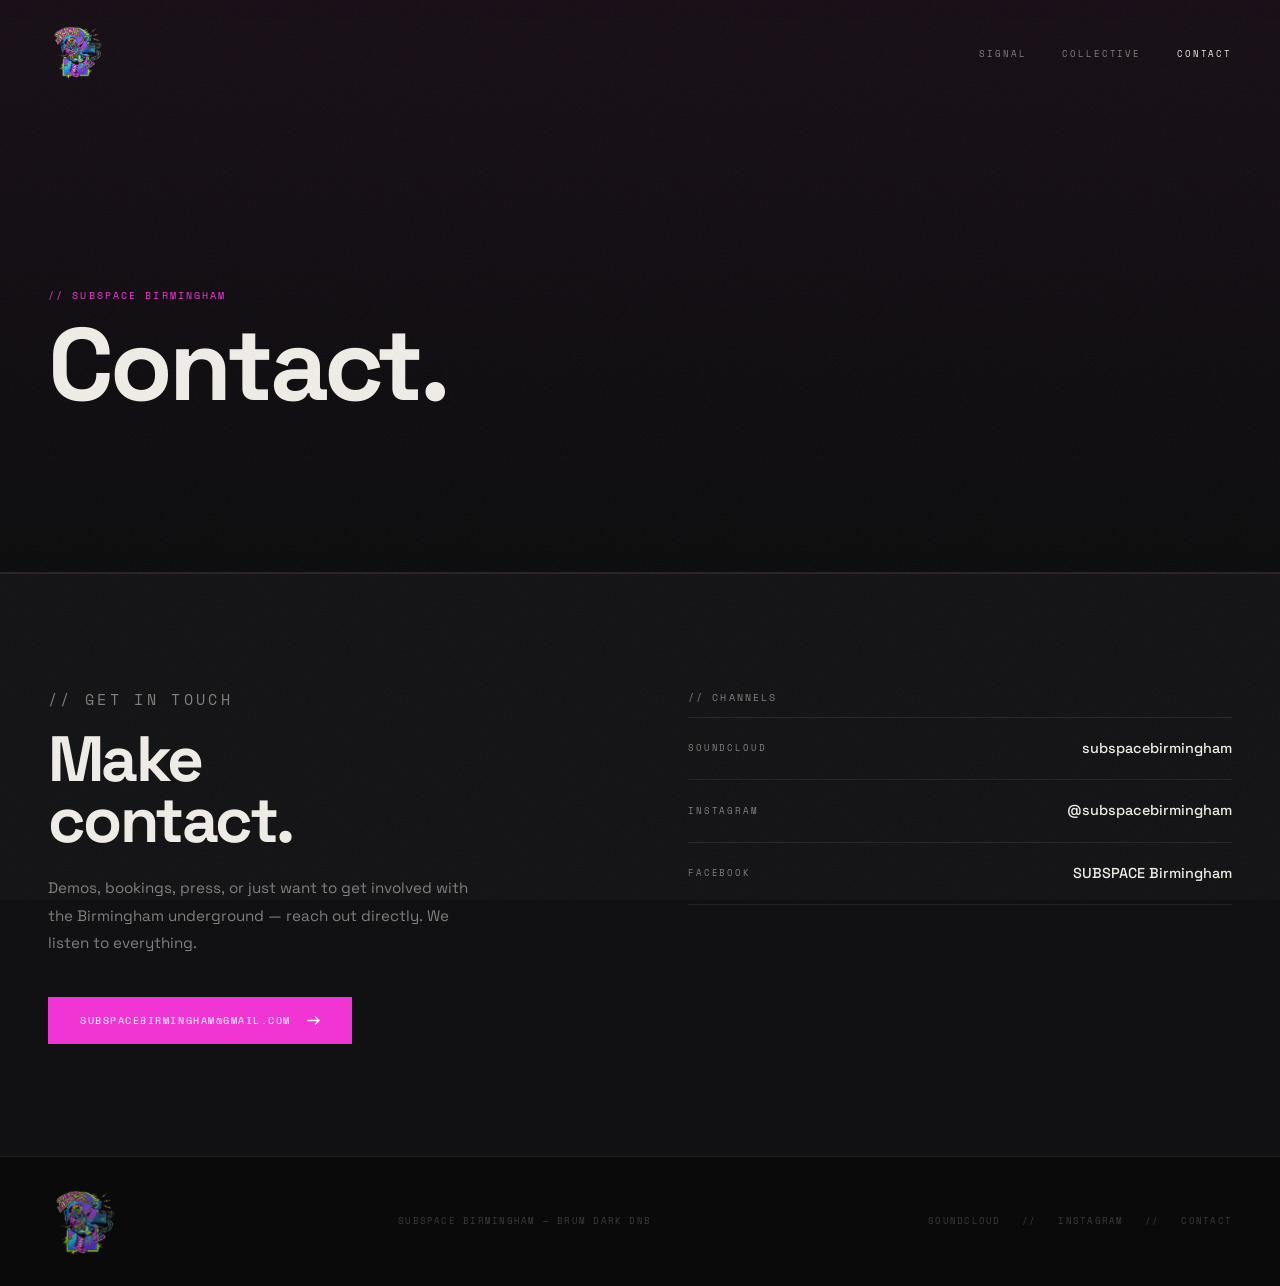
<file: contact.html>
<!DOCTYPE html>
<html lang="en">
<head>
  <meta charset="UTF-8">
  <meta name="viewport" content="width=device-width, initial-scale=1.0">
  <title>Contact — SUBSPACE Birmingham</title>
  <meta name="description" content="Get in touch with Subspace Birmingham — demos, bookings, press, or just want to get involved with the Birmingham underground.">
  <link rel="preconnect" href="https://fonts.googleapis.com">
  <link rel="preconnect" href="https://fonts.gstatic.com" crossorigin>
  <link href="https://fonts.googleapis.com/css2?family=Space+Grotesk:wght@300;400;500;600;700&family=Space+Mono:ital,wght@0,400;0,700;1,400&display=swap" rel="stylesheet">
  <link rel="stylesheet" href="assets/style.css">
</head>
<body>

  <!-- ─── Splash ────────────────────────────────────────────── -->
  <div id="splash" aria-hidden="true">
    <div class="splash-inner">
      <img src="assets/sbnewlogo.png" alt="Subspace Birmingham" class="splash-logo">
      <span class="splash-label">Birmingham</span>
      <div class="splash-pulse"></div>
    </div>
  </div>

  <!-- ─── Navigation ─────────────────────────────────────────── -->
  <nav class="nav" id="nav">
    <a href="index.html">
      <img src="assets/sbnewlogo.png" alt="Subspace Birmingham" class="nav-logo-img">
    </a>
    <ul class="nav-links">
      <li><a href="signal.html">Signal</a></li>
      <li><a href="collective.html">Collective</a></li>
      <li><a href="contact.html" aria-current="page">Contact</a></li>
    </ul>
  </nav>
  <button class="nav-burger" id="navBurger" aria-label="Open menu" aria-expanded="false">
    <span></span><span></span><span></span>
  </button>

  <div class="mobile-menu" id="mobileMenu">
    <span class="mobile-menu-label">// Subspace Birmingham</span>
    <nav class="mobile-menu-links">
      <a href="signal.html">Signal</a>
      <a href="collective.html">Collective</a>
      <a href="contact.html" aria-current="page">Contact</a>
    </nav>
  </div>

  <!-- ─── Page Header ───────────────────────────────────────── -->
  <header class="page-header" style="padding-top:18rem; padding-bottom:10rem;">
    <div class="page-max">
      <p class="mono-label-accent">// Subspace Birmingham</p>
      <h1 class="page-header-title">Contact.</h1>
    </div>
  </header>

  <!-- ─── Contact ──────────────────────────────────────────────── -->
  <div class="contact-bg" id="contact">
    <div class="section page-max">
      <div class="contact-grid">
        <div class="contact-left reveal">
          <p class="mono-label-accent">// Get In Touch</p>
          <h2>Make<br>contact.</h2>
          <p>Demos, bookings, press, or just want to get involved with the Birmingham underground — reach out directly. We listen to everything.</p>
          <a href="mailto:subspacebirmingham@gmail.com" class="contact-email-link">
            subspacebirmingham@gmail.com
            <svg width="13" height="9" viewBox="0 0 13 9" fill="none" aria-hidden="true">
              <path d="M8.5 1l3.5 3.5L8.5 8M1 4.5h11" stroke="currentColor" stroke-width="1.4" stroke-linecap="square"/>
            </svg>
          </a>
        </div>

        <div class="socials reveal delay-1">
          <p class="mono-label socials-heading">// Channels</p>
          <a href="https://soundcloud.com/subspacebirmingham" target="_blank" rel="noopener noreferrer" class="social-row">
            <span class="social-platform">SoundCloud</span>
            <span class="social-handle">subspacebirmingham</span>
          </a>
          <a href="https://www.instagram.com/subspacebirmingham/" target="_blank" rel="noopener noreferrer" class="social-row">
            <span class="social-platform">Instagram</span>
            <span class="social-handle">@subspacebirmingham</span>
          </a>
          <a href="https://www.facebook.com/SUBSPACEBIRMINGHAM/" target="_blank" rel="noopener noreferrer" class="social-row">
            <span class="social-platform">Facebook</span>
            <span class="social-handle">SUBSPACE Birmingham</span>
          </a>
        </div>
      </div>
    </div>
  </div>

  <!-- ─── Footer ───────────────────────────────────────────────── -->
  <footer class="site-footer">
    <div class="footer-row">
      <img src="assets/sbnewlogo.png" alt="Subspace Birmingham" class="footer-logo-img">
      <p>SUBSPACE Birmingham — Brum Dark DNB</p>
      <p>
        <a href="https://soundcloud.com/subspacebirmingham" target="_blank" rel="noopener noreferrer">SoundCloud</a>
        &nbsp;&nbsp;//&nbsp;&nbsp;
        <a href="https://www.instagram.com/subspacebirmingham/" target="_blank" rel="noopener noreferrer">Instagram</a>
        &nbsp;&nbsp;//&nbsp;&nbsp;
        <a href="contact.html" aria-current="page">Contact</a>
      </p>
    </div>
  </footer>

  <!-- ─── Scripts ──────────────────────────────────────────────── -->
  <script>
    const nav = document.getElementById('nav');
    window.addEventListener('scroll', () => {
      nav.classList.toggle('scrolled', window.scrollY > 60);
    }, { passive: true });

    // ─── Hamburger menu ──────────────────────────────────────────
    (function() {
      const burger = document.getElementById('navBurger');
      const menu   = document.getElementById('mobileMenu');
      burger.addEventListener('click', function() {
        const open = menu.classList.toggle('open');
        burger.classList.toggle('active', open);
        burger.setAttribute('aria-expanded', open);
        document.body.style.overflow = open ? 'hidden' : '';
      });
      menu.querySelectorAll('a').forEach(function(a) {
        a.addEventListener('click', function() {
          menu.classList.remove('open');
          burger.classList.remove('active');
          burger.setAttribute('aria-expanded', 'false');
          document.body.style.overflow = '';
        });
      });
    })();

    const reveals = document.querySelectorAll('.reveal');
    const revealObserver = new IntersectionObserver((entries) => {
      entries.forEach(entry => {
        if (entry.isIntersecting) {
          entry.target.classList.add('visible');
          revealObserver.unobserve(entry.target);
        }
      });
    }, { threshold: 0.08, rootMargin: '0px 0px -32px 0px' });
    reveals.forEach(el => revealObserver.observe(el));

    // ─── Auto-dismiss splash ──────────────────────────────────────
    (function() {
      const splash = document.getElementById('splash');
      document.body.classList.add('splash-active');
      setTimeout(function() {
        splash.classList.add('splash-out');
        document.body.classList.remove('splash-active');
        splash.addEventListener('transitionend', () => splash.remove(), { once: true });
      }, 1200);
    })();
  </script>
</body>
</html>
</file>
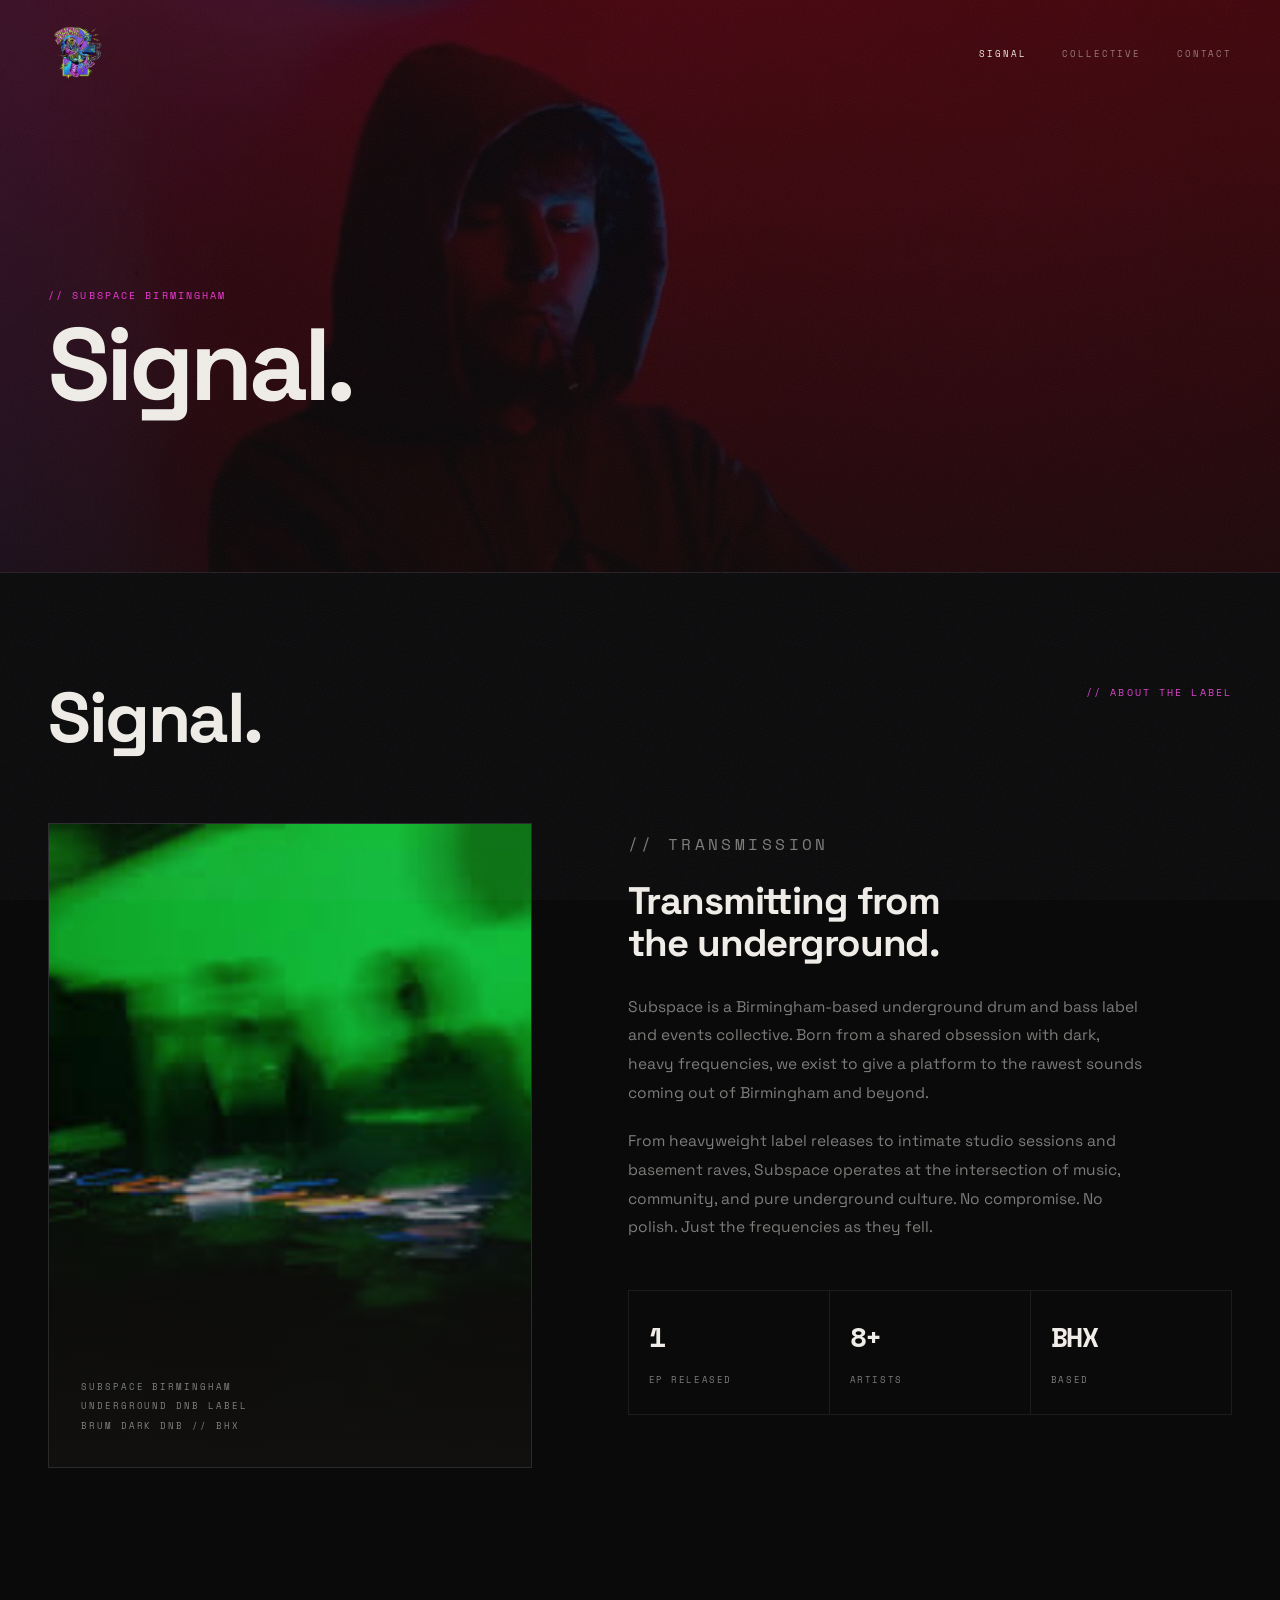
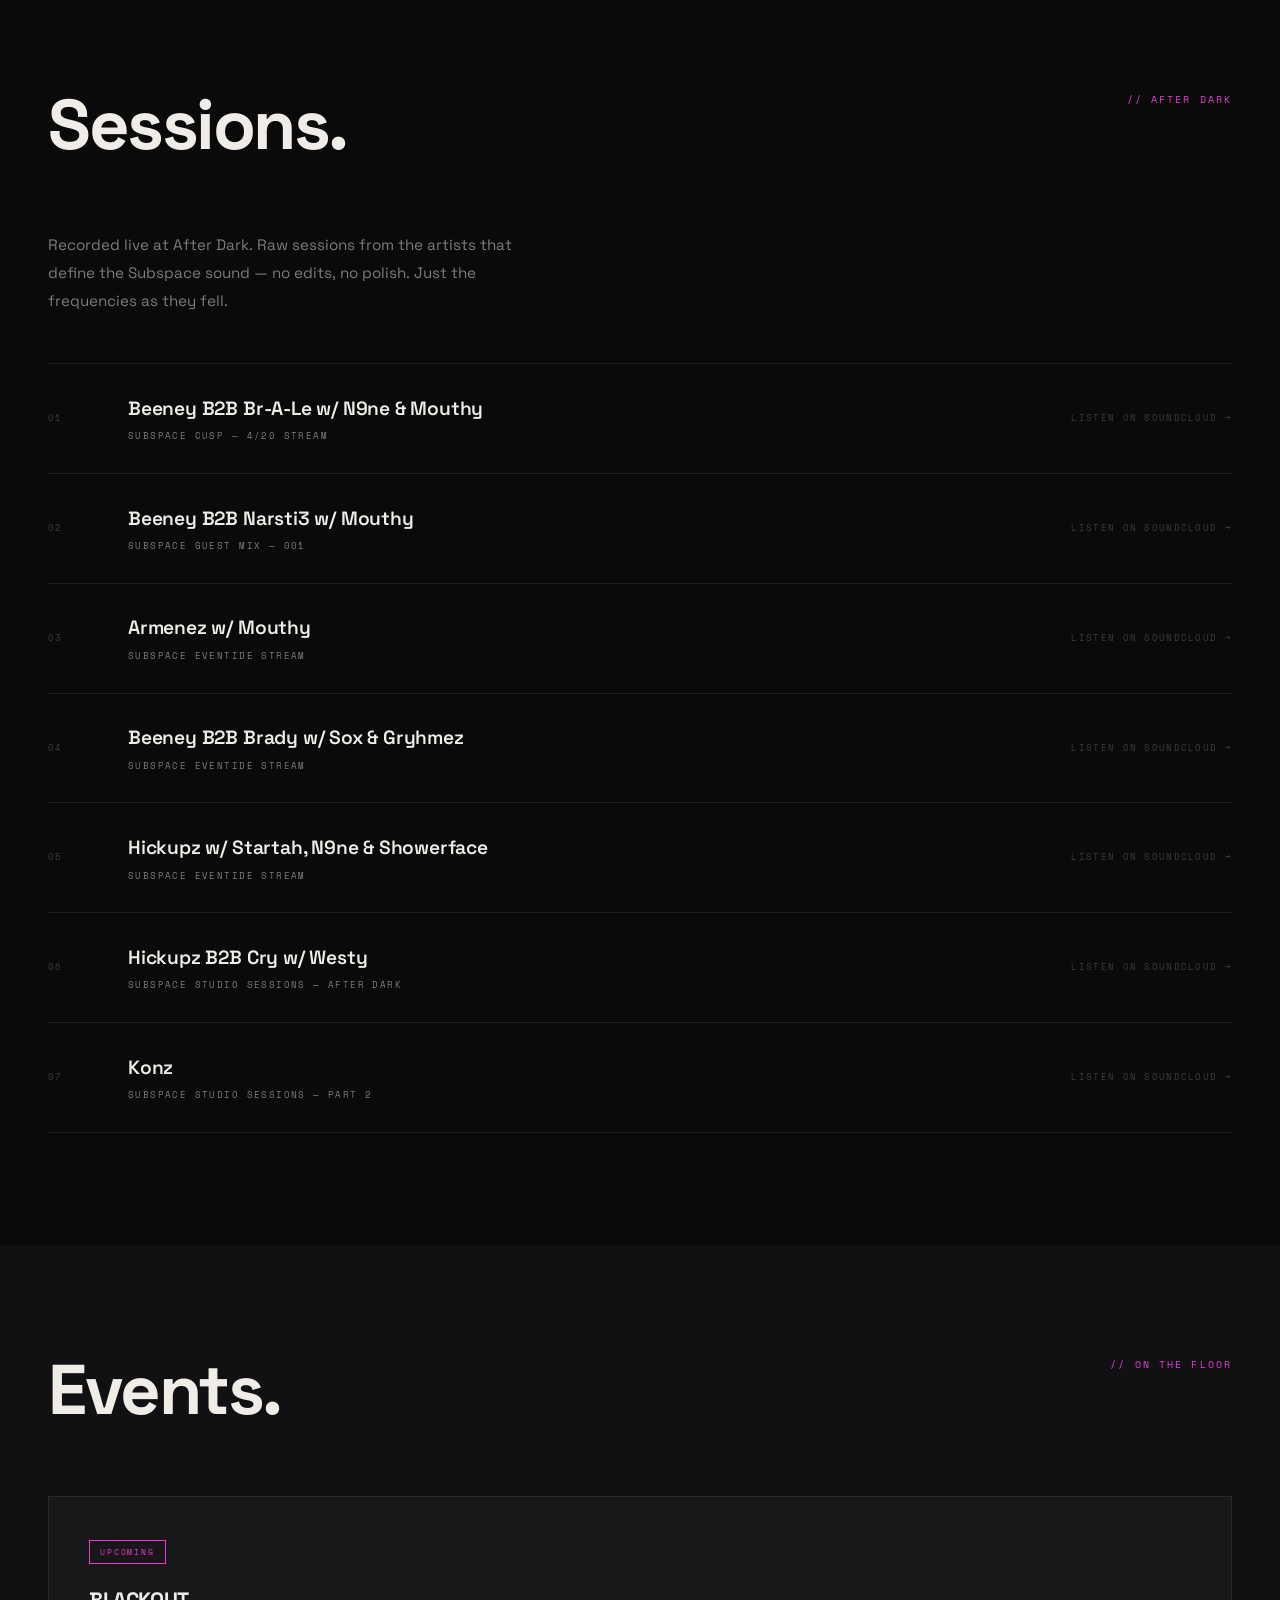
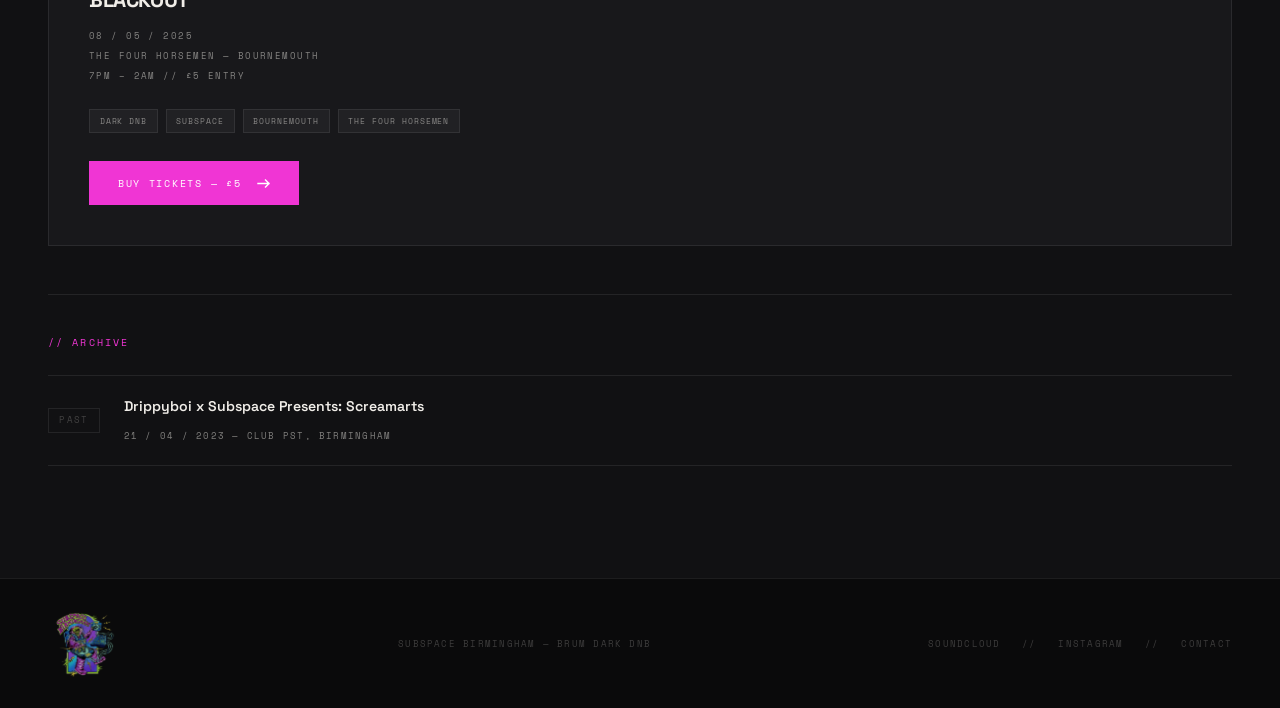
<file: signal.html>
<!DOCTYPE html>
<html lang="en">
<head>
  <meta charset="UTF-8">
  <meta name="viewport" content="width=device-width, initial-scale=1.0">
  <title>Signal — SUBSPACE Birmingham</title>
  <meta name="description" content="Signal — About Subspace Birmingham, studio sessions and events. Underground drum and bass from Birmingham, UK.">
  <link rel="preconnect" href="https://fonts.googleapis.com">
  <link rel="preconnect" href="https://fonts.gstatic.com" crossorigin>
  <link href="https://fonts.googleapis.com/css2?family=Space+Grotesk:wght@300;400;500;600;700&family=Space+Mono:ital,wght@0,400;0,700;1,400&display=swap" rel="stylesheet">
  <link rel="stylesheet" href="assets/style.css">
</head>
<body>

  <!-- ─── Splash ────────────────────────────────────────────── -->
  <div id="splash" aria-hidden="true">
    <div class="splash-inner">
      <img src="assets/sbnewlogo.png" alt="Subspace Birmingham" class="splash-logo">
      <span class="splash-label">Birmingham</span>
      <div class="splash-pulse"></div>
    </div>
  </div>

  <!-- ─── Navigation ─────────────────────────────────────────── -->
  <nav class="nav" id="nav">
    <a href="index.html">
      <img src="assets/sbnewlogo.png" alt="Subspace Birmingham" class="nav-logo-img">
    </a>
    <ul class="nav-links">
      <li><a href="signal.html" aria-current="page">Signal</a></li>
      <li><a href="collective.html">Collective</a></li>
      <li><a href="contact.html">Contact</a></li>
    </ul>
  </nav>
  <button class="nav-burger" id="navBurger" aria-label="Open menu" aria-expanded="false">
    <span></span><span></span><span></span>
  </button>

  <div class="mobile-menu" id="mobileMenu">
    <span class="mobile-menu-label">// Subspace Birmingham</span>
    <nav class="mobile-menu-links">
      <a href="signal.html" aria-current="page">Signal</a>
      <a href="collective.html">Collective</a>
      <a href="contact.html">Contact</a>
    </nav>
  </div>

  <!-- ─── Page Header ───────────────────────────────────────── -->
  <header class="page-header" style="position:relative; overflow:hidden; padding-top:18rem; padding-bottom:10rem;">
    <div class="page-header-bg" style="position:absolute; inset:0; background-image:url('assets/beeney.png'); background-size:cover; background-position:center 30%; opacity:0.55; z-index:0;"></div>
    <div class="page-header-bg" style="position:absolute; inset:0; background:linear-gradient(to bottom, rgba(10,10,11,0.15) 0%, rgba(10,10,11,0.65) 100%); z-index:1;"></div>
    <div class="page-max" style="position:relative; z-index:2;">
      <p class="mono-label-accent">// Subspace Birmingham</p>
      <h1 class="page-header-title">Signal.</h1>
    </div>
  </header>

  <!-- ─── About / Signal ─────────────────────────────────────── -->
  <section class="section page-max" id="about">
    <div class="section-hd reveal">
      <h2 class="section-title">Signal.</h2>
      <p class="mono-label">// About the Label</p>
    </div>

    <div class="about-grid">
      <div class="about-visual reveal">
        <img
          src="assets/sbbi.jpg"
          alt="Subspace Birmingham — underground dark DNB event"
          class="about-photo"
        >
        <div class="about-visual-overlay" aria-hidden="true"></div>
        <div class="about-visual-label">
          <p>SUBSPACE BIRMINGHAM<br>UNDERGROUND DNB LABEL<br>BRUM DARK DNB // BHX</p>
        </div>
      </div>

      <div class="about-text">
        <p class="mono-label-accent reveal">// Transmission</p>
        <h2 class="reveal delay-1">Transmitting from<br>the underground.</h2>
        <p class="reveal delay-2">Subspace is a Birmingham-based underground drum and bass label and events collective. Born from a shared obsession with dark, heavy frequencies, we exist to give a platform to the rawest sounds coming out of Birmingham and beyond.</p>
        <p class="reveal delay-2">From heavyweight label releases to intimate studio sessions and basement raves, Subspace operates at the intersection of music, community, and pure underground culture. No compromise. No polish. Just the frequencies as they fell.</p>

        <div class="about-stats reveal delay-3">
          <div class="about-stat">
            <span class="about-stat-num">1</span>
            <span class="about-stat-label">EP Released</span>
          </div>
          <div class="about-stat">
            <span class="about-stat-num">8+</span>
            <span class="about-stat-label">Artists</span>
          </div>
          <div class="about-stat">
            <span class="about-stat-num">BHX</span>
            <span class="about-stat-label">Based</span>
          </div>
        </div>
      </div>
    </div>
  </section>

  <!-- ─── Studio Sessions ─────────────────────────────────────── -->
  <section class="section page-max" id="sessions">
    <div class="section-hd reveal">
      <h2 class="section-title">Sessions.</h2>
      <p class="mono-label">// After Dark</p>
    </div>

    <p class="sessions-intro reveal delay-1">Recorded live at After Dark. Raw sessions from the artists that define the Subspace sound — no edits, no polish. Just the frequencies as they fell.</p>

    <div class="sessions-list">
      <a href="https://soundcloud.com/subspacebirmingham/beeney-b2b-br-a-le-w-n9ne-mouthy-subspace-cusp-420-stream" target="_blank" rel="noopener noreferrer" class="session-row reveal">
        <span class="session-n">01</span>
        <div class="session-info">
          <h3>Beeney B2B Br-A-Le w/ N9ne & Mouthy</h3>
          <p>Subspace Cusp — 4/20 Stream</p>
        </div>
        <span class="session-arrow">Listen on SoundCloud →</span>
      </a>
      <a href="https://soundcloud.com/subspacebirmingham/001beeneyb2bnarsti3wmouthy" target="_blank" rel="noopener noreferrer" class="session-row reveal delay-1">
        <span class="session-n">02</span>
        <div class="session-info">
          <h3>Beeney B2B Narsti3 w/ Mouthy</h3>
          <p>Subspace Guest Mix — 001</p>
        </div>
        <span class="session-arrow">Listen on SoundCloud →</span>
      </a>
      <a href="https://soundcloud.com/subspacebirmingham/armenez-w-mouthy-subspace-eventide-stream" target="_blank" rel="noopener noreferrer" class="session-row reveal delay-2">
        <span class="session-n">03</span>
        <div class="session-info">
          <h3>Armenez w/ Mouthy</h3>
          <p>Subspace Eventide Stream</p>
        </div>
        <span class="session-arrow">Listen on SoundCloud →</span>
      </a>
      <a href="https://soundcloud.com/subspacebirmingham/beeney-b2b-brady-w-sox-gryhmez" target="_blank" rel="noopener noreferrer" class="session-row reveal delay-3">
        <span class="session-n">04</span>
        <div class="session-info">
          <h3>Beeney B2B Brady w/ Sox & Gryhmez</h3>
          <p>Subspace Eventide Stream</p>
        </div>
        <span class="session-arrow">Listen on SoundCloud →</span>
      </a>
      <a href="https://soundcloud.com/subspacebirmingham/hickupz-startah-n9ne-showerface-subspace-eventide-stream" target="_blank" rel="noopener noreferrer" class="session-row reveal">
        <span class="session-n">05</span>
        <div class="session-info">
          <h3>Hickupz w/ Startah, N9ne & Showerface</h3>
          <p>Subspace Eventide Stream</p>
        </div>
        <span class="session-arrow">Listen on SoundCloud →</span>
      </a>
      <a href="https://soundcloud.com/subspacebirmingham/hickupz-b2b-cry-w-westy" target="_blank" rel="noopener noreferrer" class="session-row reveal delay-1">
        <span class="session-n">06</span>
        <div class="session-info">
          <h3>Hickupz B2B Cry w/ Westy</h3>
          <p>Subspace Studio Sessions — After Dark</p>
        </div>
        <span class="session-arrow">Listen on SoundCloud →</span>
      </a>
      <a href="https://soundcloud.com/subspacebirmingham/konz-subspace-studio-sessions-part-2" target="_blank" rel="noopener noreferrer" class="session-row reveal delay-2">
        <span class="session-n">07</span>
        <div class="session-info">
          <h3>Konz</h3>
          <p>Subspace Studio Sessions — Part 2</p>
        </div>
        <span class="session-arrow">Listen on SoundCloud →</span>
      </a>
    </div>
  </section>

  <!-- ─── Events ──────────────────────────────────────────────── -->
  <div class="events-bg" id="events">
    <div class="section page-max">
      <div class="section-hd reveal">
        <h2 class="section-title">Events.</h2>
        <p class="mono-label">// On the Floor</p>
      </div>

      <div class="events-grid">
        <div class="event-card reveal" style="grid-column: 1 / -1;">
          <span class="event-badge upcoming">Upcoming</span>
          <h3>BLACKOUT</h3>
          <p class="event-meta">
            08 / 05 / 2025<br>
            The Four Horsemen — Bournemouth<br>
            7PM – 2AM // £5 Entry
          </p>
          <div class="event-tags">
            <span class="event-tag">Dark DNB</span>
            <span class="event-tag">Subspace</span>
            <span class="event-tag">Bournemouth</span>
            <span class="event-tag">The Four Horsemen</span>
          </div>
          <a href="https://www.fatsoma.com/e/fp9bagdn/blackout" target="_blank" rel="noopener noreferrer" class="event-cta">
            Buy Tickets — £5
            <svg width="13" height="9" viewBox="0 0 13 9" fill="none" aria-hidden="true">
              <path d="M8.5 1l3.5 3.5L8.5 8M1 4.5h11" stroke="currentColor" stroke-width="1.4" stroke-linecap="square"/>
            </svg>
          </a>
        </div>
      </div>

      <div class="events-archive reveal">
        <p class="mono-label-accent" style="margin-bottom: 1.5rem">// Archive</p>
        <div class="archive-row">
          <span class="event-badge past" style="margin-bottom: 0; flex-shrink: 0;">Past</span>
          <div>
            <strong>Drippyboi x Subspace Presents: Screamarts</strong>
            <span>21 / 04 / 2023 — Club PST, Birmingham</span>
          </div>
        </div>
      </div>
    </div>
  </div>

  <!-- ─── Footer ───────────────────────────────────────────────── -->
  <footer class="site-footer">
    <div class="footer-row">
      <img src="assets/sbnewlogo.png" alt="Subspace Birmingham" class="footer-logo-img">
      <p>SUBSPACE Birmingham — Brum Dark DNB</p>
      <p>
        <a href="https://soundcloud.com/subspacebirmingham" target="_blank" rel="noopener noreferrer">SoundCloud</a>
        &nbsp;&nbsp;//&nbsp;&nbsp;
        <a href="https://www.instagram.com/subspacebirmingham/" target="_blank" rel="noopener noreferrer">Instagram</a>
        &nbsp;&nbsp;//&nbsp;&nbsp;
        <a href="contact.html">Contact</a>
      </p>
    </div>
  </footer>

  <!-- ─── Scripts ──────────────────────────────────────────────── -->
  <script>
    const nav = document.getElementById('nav');
    window.addEventListener('scroll', () => {
      nav.classList.toggle('scrolled', window.scrollY > 60);
    }, { passive: true });

    // ─── Hamburger menu ──────────────────────────────────────────
    (function() {
      const burger = document.getElementById('navBurger');
      const menu   = document.getElementById('mobileMenu');
      burger.addEventListener('click', function() {
        const open = menu.classList.toggle('open');
        burger.classList.toggle('active', open);
        burger.setAttribute('aria-expanded', open);
        document.body.style.overflow = open ? 'hidden' : '';
      });
      menu.querySelectorAll('a').forEach(function(a) {
        a.addEventListener('click', function() {
          menu.classList.remove('open');
          burger.classList.remove('active');
          burger.setAttribute('aria-expanded', 'false');
          document.body.style.overflow = '';
        });
      });
    })();

    const reveals = document.querySelectorAll('.reveal');
    const revealObserver = new IntersectionObserver((entries) => {
      entries.forEach(entry => {
        if (entry.isIntersecting) {
          entry.target.classList.add('visible');
          revealObserver.unobserve(entry.target);
        }
      });
    }, { threshold: 0.08, rootMargin: '0px 0px -32px 0px' });
    reveals.forEach(el => revealObserver.observe(el));

    // ─── Auto-dismiss splash ──────────────────────────────────────
    (function() {
      const splash = document.getElementById('splash');
      document.body.classList.add('splash-active');
      setTimeout(function() {
        splash.classList.add('splash-out');
        document.body.classList.remove('splash-active');
        splash.addEventListener('transitionend', () => splash.remove(), { once: true });
      }, 1200);
    })();
  </script>
</body>
</html>
</file>
<file: assets/style.css>
/* ─── Reset ─────────────────────────────────────────────── */
*, *::before, *::after { margin: 0; padding: 0; box-sizing: border-box; }

:root {
  --bg:           #0a0a0b;
  --bg-2:         #111113;
  --bg-3:         #18181b;
  --bg-4:         #1f1f23;
  --accent:       #f035d4;
  --accent-dim:   rgba(240, 53, 212, 0.12);
  --accent-hover: #ff55e8;
  --pink:         #e040d0;
  --pink-dim:     rgba(224, 64, 208, 0.15);
  --pink-hover:   #ee55dd;
  --text:         #f0ede8;
  --text-muted:   rgba(240, 237, 232, 0.5);
  --text-dim:     rgba(240, 237, 232, 0.22);
  --border:       rgba(255, 255, 255, 0.08);
  --border-hover: rgba(240, 53, 212, 0.3);
  --font:         'Space Grotesk', sans-serif;
  --mono:         'Space Mono', monospace;
  --ease:         cubic-bezier(0.16, 1, 0.3, 1);
  --ease-expo:    cubic-bezier(0.19, 1, 0.22, 1);
}

html { scroll-behavior: smooth; }

body {
  background: var(--bg);
  color: var(--text);
  font-family: var(--font);
  font-size: 16px;
  line-height: 1.6;
  overflow-x: hidden;
  -webkit-font-smoothing: antialiased;
  -moz-osx-font-smoothing: grayscale;
}

/* Grain — fixed, pointer-events-none, no scroll repaint */
body::after {
  content: '';
  position: fixed;
  inset: 0;
  z-index: 9999;
  pointer-events: none;
  opacity: 0.055;
  background-image: url("data:image/svg+xml,%3Csvg xmlns='http://www.w3.org/2000/svg' width='256' height='256'%3E%3Cfilter id='n'%3E%3CfeTurbulence type='fractalNoise' baseFrequency='0.85' numOctaves='4' stitchTiles='stitch'/%3E%3C/filter%3E%3Crect width='100%25' height='100%25' filter='url(%23n)'/%3E%3C/svg%3E");
  background-repeat: repeat;
  background-size: 256px 256px;
}

/* ─── Shared ─────────────────────────────────────────────── */
.mono-label {
  font-family: var(--mono);
  font-size: 0.6rem;
  letter-spacing: 0.22em;
  text-transform: uppercase;
  color: var(--text-muted);
}

/* section-header right labels get the pink */
.section-hd .mono-label,
.section-hd .mono-label-accent {
  color: var(--pink);
}

.mono-label-accent {
  font-family: var(--mono);
  font-size: 0.6rem;
  letter-spacing: 0.22em;
  text-transform: uppercase;
  color: var(--accent);
}

.page-max {
  max-width: 1400px;
  margin-inline: auto;
}

/* ─── Nav ─────────────────────────────────────────────────── */
.nav {
  position: fixed;
  top: 0; left: 0; right: 0;
  z-index: 500;
  display: flex;
  align-items: center;
  justify-content: space-between;
  padding: 1.4rem 3rem;
  border-bottom: 1px solid transparent;
  transition:
    background 0.5s var(--ease),
    border-color 0.5s var(--ease),
    backdrop-filter 0.5s;
}

.nav.scrolled {
  background: rgba(10, 10, 11, 0.92);
  backdrop-filter: blur(18px) saturate(1.2);
  border-bottom-color: var(--border);
}

.nav-logo {
  font-family: var(--mono);
  font-size: 0.78rem;
  font-weight: 700;
  letter-spacing: 0.14em;
  text-transform: uppercase;
  color: var(--text);
  text-decoration: none;
}

.nav-logo-mark {
  color: var(--accent);
}

.nav-logo-img {
  display: block;
  width: 59px;
  height: 59px;
  object-fit: cover;
  border-radius: 4px;
  opacity: 0.92;
  transition: opacity 0.2s;
  flex-shrink: 0;
}

.nav-logo-img:hover { opacity: 1; }

.footer-logo-img {
  display: block;
  width: 73px;
  height: 73px;
  object-fit: cover;
  border-radius: 4px;
  opacity: 0.7;
  transition: opacity 0.2s;
  flex-shrink: 0;
}

.footer-logo-img:hover { opacity: 0.9; }

.nav-links {
  display: flex;
  gap: 2.25rem;
  list-style: none;
}

.nav-links a {
  font-family: var(--mono);
  font-size: 0.58rem;
  letter-spacing: 0.2em;
  text-transform: uppercase;
  color: var(--text-muted);
  text-decoration: none;
  transition: color 0.2s;
}

.nav-links a:hover { color: var(--text); }

.nav-links a[aria-current="page"] { color: var(--text); }

/* ─── Hero ─────────────────────────────────────────────────── */
.hero {
  position: relative;
  min-height: 100dvh;
  overflow: hidden;
  display: flex;
  align-items: center;
  justify-content: center;
}

/* fullbleed video background */
.hero-video {
  position: absolute;
  inset: 0;
  z-index: 0;
  width: 100%;
  height: 100%;
  object-fit: cover;
  object-position: center;
  opacity: 0.55;
}

/* inward vignette — fades video hard into site bg on all edges */
.hero-vignette {
  position: absolute;
  inset: 0;
  z-index: 1;
  pointer-events: none;
  background:
    radial-gradient(
      ellipse 90% 85% at 50% 50%,
      transparent 30%,
      rgba(10, 10, 11, 0.75) 62%,
      var(--bg) 100%
    );
}

/* atmospheric background */
.hero-atmosphere {
  position: absolute;
  inset: 0;
  z-index: 2;
  background:
    radial-gradient(ellipse 60% 80% at 75% 55%, rgba(240, 53, 212, 0.04) 0%, transparent 55%),
    radial-gradient(ellipse 40% 60% at 90% 85%, rgba(90, 60, 180, 0.06) 0%, transparent 50%);
}

/* subtle grid */
.hero-grid-lines {
  position: absolute;
  inset: 0;
  z-index: 2;
  background-image:
    linear-gradient(rgba(255,255,255,0.018) 1px, transparent 1px),
    linear-gradient(90deg, rgba(255,255,255,0.018) 1px, transparent 1px);
  background-size: 60px 60px;
  mask-image: radial-gradient(ellipse 60% 60% at 50% 50%, black 0%, transparent 70%);
}

/* decorative waveform right side */
.hero-freq {
  position: absolute;
  right: 0;
  top: 0;
  bottom: 0;
  width: 42%;
  z-index: 3;
  display: flex;
  align-items: center;
  justify-content: center;
  opacity: 0.045;
}

.hero-freq svg { width: 100%; height: 80%; }

.hero-content {
  position: relative;
  z-index: 4;
  width: 100%;
  padding: 8rem 3rem;
  max-width: 1400px;
  margin-inline: auto;
  display: flex;
  flex-direction: column;
  align-items: center;
  text-align: center;
}

.hero-eyebrow {
  font-family: var(--mono);
  font-size: 0.6rem;
  letter-spacing: 0.28em;
  text-transform: uppercase;
  color: rgba(255, 255, 255, 0.65);
  margin-bottom: 1.25rem;
  opacity: 0;
  transform: translateY(10px);
  animation: fade-up 0.7s var(--ease) 0.15s forwards;
}

.hero-title {
  font-size: clamp(3.5rem, 11vw, 10rem);
  font-weight: 700;
  line-height: 0.88;
  letter-spacing: -0.04em;
  color: #ffffff;
  text-shadow: 0 2px 32px rgba(0, 0, 0, 0.18);
  margin-bottom: 2.5rem;
  opacity: 0;
  transform: translateY(24px);
  animation: fade-up 1s var(--ease) 0.3s forwards;
}

.hero-title .line-red {
  color: var(--accent);
  display: block;
  text-shadow: 0 2px 24px rgba(0, 0, 0, 0.2);
}

.hero-base {
  display: flex;
  align-items: center;
  justify-content: center;
  gap: 3rem;
  opacity: 0;
  transform: translateY(12px);
  animation: fade-up 0.8s var(--ease) 0.6s forwards;
  flex-wrap: wrap;
}

.hero-desc {
  max-width: 44ch;
  text-align: center;
}

.hero-desc p {
  font-size: 0.95rem;
  color: rgba(255, 255, 255, 0.68);
  line-height: 1.8;
}

.hero-meta-col {
  text-align: center;
  flex-shrink: 0;
  display: flex;
  flex-direction: row;
  gap: 1.5rem;
  align-items: center;
}

.hero-meta-col span {
  font-family: var(--mono);
  font-size: 0.58rem;
  letter-spacing: 0.18em;
  text-transform: uppercase;
  color: rgba(255, 255, 255, 0.38);
}

/* vertical scroll line */
.hero-scroll-line {
  position: absolute;
  bottom: 2.5rem;
  left: 50%;
  transform: translateX(-50%);
  width: 1px;
  height: 50px;
  background: linear-gradient(to bottom, transparent, var(--accent), transparent);
  z-index: 5;
  animation: pulse-line 2.8s ease-in-out infinite;
}

@keyframes pulse-line {
  0%, 100% { opacity: 0.25; transform: translateX(-50%) scaleY(0.7); }
  50%       { opacity: 1;    transform: translateX(-50%) scaleY(1); }
}

/* ─── Marquee ─────────────────────────────────────────────── */
.marquee-bar {
  border-top: 1px solid var(--border);
  border-bottom: 1px solid var(--border);
  background: var(--bg-2);
  overflow: hidden;
  padding: 0.8rem 0;
}

.marquee-track {
  display: flex;
  white-space: nowrap;
  animation: marquee-scroll 32s linear infinite;
  will-change: transform;
}

.marquee-track:hover { animation-play-state: paused; }

.marquee-item {
  font-family: var(--mono);
  font-size: 0.58rem;
  letter-spacing: 0.22em;
  text-transform: uppercase;
  color: var(--text-muted);
  padding: 0 2.5rem;
  display: flex;
  align-items: center;
  gap: 2rem;
  flex-shrink: 0;
}

.marquee-dot {
  width: 4px;
  height: 4px;
  border-radius: 50%;
  background: var(--accent);
}

/* alternate marquee dots pink */
.marquee-item:nth-child(even) .marquee-dot {
  background: var(--pink);
  flex-shrink: 0;
}

@keyframes marquee-scroll {
  from { transform: translateX(0); }
  to   { transform: translateX(-50%); }
}

/* ─── Section base ────────────────────────────────────────── */
.section {
  padding: 7rem 3rem;
}

.section-hd {
  display: flex;
  align-items: flex-start;
  justify-content: space-between;
  gap: 2rem;
  margin-bottom: 4.5rem;
}

.section-title {
  font-size: clamp(2.5rem, 5.5vw, 4.5rem);
  font-weight: 700;
  line-height: 0.95;
  letter-spacing: -0.035em;
}

/* ─── Signal / About ──────────────────────────────────────── */
.about-grid {
  display: grid;
  grid-template-columns: 1fr 1.25fr;
  gap: 6rem;
  align-items: start;
}

/* CSS-art stand-in for a photo */
.about-visual {
  position: relative;
  /* stretch to match text column height; min clamps short viewports */
  aspect-ratio: 3/4;
  background: var(--bg-3);
  border: 1px solid var(--border);
  overflow: hidden;
}

.about-photo {
  position: absolute;
  inset: 0;
  width: 100%;
  height: 100%;
  object-fit: cover;
  /* keep the DJ lights cluster centred in the portrait crop */
  object-position: center 55%;
  display: block;
  /* very slight desaturate so the lime palette reads over it */
  filter: saturate(0.88) brightness(0.85);
  transition: filter 0.4s;
}

.about-visual:hover .about-photo {
  filter: saturate(1) brightness(0.95);
}

/* gradient veil so the label text stays legible */
.about-visual-overlay {
  position: absolute;
  inset: 0;
  background: linear-gradient(
    to bottom,
    transparent 45%,
    rgba(19, 18, 16, 0.55) 68%,
    rgba(19, 18, 16, 0.88) 100%
  );
  pointer-events: none;
}

.about-visual-label {
  position: absolute;
  bottom: 2rem;
  left: 2rem;
  right: 2rem;
}

.about-visual-label p {
  font-family: var(--mono);
  font-size: 0.55rem;
  letter-spacing: 0.22em;
  text-transform: uppercase;
  color: rgba(221, 221, 224, 0.55);
  line-height: 2.2;
}

.about-text { padding-top: 0.5rem; }

.about-text h2 {
  font-size: clamp(1.8rem, 3vw, 2.75rem);
  font-weight: 700;
  line-height: 1.1;
  letter-spacing: -0.03em;
  margin-bottom: 1.75rem;
  margin-top: 1.25rem;
}

.about-text p {
  font-size: 0.97rem;
  color: var(--text-muted);
  line-height: 1.85;
  max-width: 52ch;
  margin-bottom: 1.25rem;
}

.about-stats {
  display: grid;
  grid-template-columns: repeat(3, 1fr);
  border-top: 1px solid var(--border);
  border-left: 1px solid var(--border);
  margin-top: 3rem;
}

.about-stat {
  padding: 1.5rem 1.25rem;
  border-right: 1px solid var(--border);
  border-bottom: 1px solid var(--border);
}

.about-stat-num {
  font-family: var(--mono);
  font-size: 1.75rem;
  font-weight: 700;
  color: var(--text);
  letter-spacing: -0.05em;
  display: block;
  margin-bottom: 0.3rem;
}

.about-stat-label {
  font-family: var(--mono);
  font-size: 0.55rem;
  letter-spacing: 0.18em;
  text-transform: uppercase;
  color: var(--text-muted);
}

/* ─── Releases ─────────────────────────────────────────────── */
.releases-bg {
  background: var(--bg-2);
}

.ep-block {
  display: grid;
  grid-template-columns: 1fr 1fr;
  gap: 0;
  border: 1px solid var(--border);
  overflow: hidden;
  margin-top: 1.5rem;
}

/* EP cover art — CSS-generated */
.ep-cover {
  position: relative;
  aspect-ratio: 1;
  background: var(--bg-3);
  overflow: hidden;
}

.ep-cover-base {
  position: absolute;
  inset: 0;
  background:
    radial-gradient(ellipse 70% 70% at 40% 60%, rgba(240, 53, 212, 0.12) 0%, transparent 55%),
    linear-gradient(145deg, #141416 0%, #1a1a1e 55%, #111113 100%);
}

.ep-cover-img {
  position: absolute;
  inset: 0;
  width: 100%;
  height: 100%;
  object-fit: cover;
  object-position: center;
  display: block;
}

.ep-cover-hatch {
  position: absolute;
  inset: 0;
  background-image: repeating-linear-gradient(
    -48deg,
    transparent,
    transparent 9px,
    rgba(240, 53, 212, 0.035) 9px,
    rgba(240, 53, 212, 0.035) 10px
  );
}

.ep-cover-tag {
  position: absolute;
  top: 2rem;
  left: 2rem;
  font-family: var(--mono);
  font-size: 0.5rem;
  letter-spacing: 0.28em;
  text-transform: uppercase;
  color: var(--accent);
  border: 1px solid var(--accent);
  padding: 0.3rem 0.7rem;
}

.ep-cover-info {
  position: absolute;
  bottom: 2rem;
  left: 2rem;
  right: 2rem;
}

.ep-cover-info h3 {
  font-size: clamp(1.2rem, 2.5vw, 1.65rem);
  font-weight: 700;
  letter-spacing: -0.03em;
  color: var(--text);
  line-height: 1.1;
  margin-bottom: 0.5rem;
}

.ep-cover-info .ep-sub {
  font-family: var(--mono);
  font-size: 0.55rem;
  letter-spacing: 0.2em;
  text-transform: uppercase;
  color: var(--text-muted);
}

.ep-details {
  padding: 3rem;
  border-left: 1px solid var(--border);
  display: flex;
  flex-direction: column;
  justify-content: space-between;
  gap: 2rem;
}

.ep-description p {
  font-size: 0.95rem;
  color: var(--text-muted);
  line-height: 1.8;
  max-width: 48ch;
  margin-bottom: 2rem;
}

.tracklist { display: flex; flex-direction: column; }

.track {
  display: grid;
  grid-template-columns: 2rem 1fr 2rem;
  align-items: center;
  gap: 1.25rem;
  padding: 0.85rem 0;
  border-bottom: 1px solid var(--border);
}

.track:first-child { border-top: 1px solid var(--border); }

.track-n {
  font-family: var(--mono);
  font-size: 0.58rem;
  color: var(--text-dim);
  letter-spacing: 0.08em;
}

.track-info strong {
  display: block;
  font-size: 0.88rem;
  font-weight: 600;
  letter-spacing: 0.005em;
  color: var(--text);
  margin-bottom: 0.12rem;
}

.track-info span {
  font-family: var(--mono);
  font-size: 0.55rem;
  letter-spacing: 0.14em;
  text-transform: uppercase;
  color: var(--text-muted);
}

.track-btn {
  width: 28px;
  height: 28px;
  border: 1px solid var(--border);
  border-radius: 50%;
  display: flex;
  align-items: center;
  justify-content: center;
  cursor: pointer;
  background: none;
  transition: border-color 0.2s, background 0.2s;
  flex-shrink: 0;
}

.track-btn:hover {
  border-color: var(--accent);
  background: var(--accent-dim);
}

.track-btn svg {
  width: 8px;
  height: 9px;
  fill: var(--text-muted);
  margin-left: 1px;
  transition: fill 0.2s;
}

.track-btn:hover svg { fill: var(--accent); }

.ep-cta {
  display: inline-flex;
  align-items: center;
  gap: 1rem;
  padding: 0.9rem 1.8rem;
  background: var(--accent);
  color: #fff;
  font-family: var(--mono);
  font-size: 0.6rem;
  letter-spacing: 0.18em;
  text-transform: uppercase;
  text-decoration: none;
  transition: background 0.2s, transform 0.1s;
  align-self: flex-start;
}

.ep-cta:hover  { background: var(--accent-hover); }
.ep-cta:active { transform: scale(0.98) translateY(1px); }

/* ─── Latest Releases grid ──────────────────────────────────── */
.latest-hd {
  display: flex;
  align-items: center;
  justify-content: space-between;
  margin-top: 4rem;
  margin-bottom: 1.5rem;
}

.latest-grid {
  display: grid;
  grid-template-columns: repeat(3, 1fr);
  gap: 0;
  border: 1px solid var(--border);
  border-top: none;
}

.latest-card {
  border-right: 1px solid var(--border);
  transition: background 0.2s;
  cursor: pointer;
  text-decoration: none;
  color: inherit;
  display: block;
}

.latest-card:last-child { border-right: none; }
.latest-card:hover { background: var(--bg-3); }

.latest-artwork {
  position: relative;
  aspect-ratio: 1;
  overflow: hidden;
  background: var(--bg-4);
  border-bottom: 1px solid var(--border);
}

.latest-artwork-img {
  width: 100%;
  height: 100%;
  object-fit: cover;
  display: block;
  filter: saturate(0.7) brightness(0.88);
  transition: filter 0.35s var(--ease), transform 0.5s var(--ease);
}

.latest-card:hover .latest-artwork-img {
  filter: saturate(1) brightness(1);
  transform: scale(1.03);
}

.latest-info {
  padding: 1.25rem 1.5rem;
}

.latest-info strong {
  display: block;
  font-size: 0.88rem;
  font-weight: 600;
  letter-spacing: -0.01em;
  color: var(--text);
  margin-bottom: 0.3rem;
}

.latest-info .latest-artist {
  font-family: var(--mono);
  font-size: 0.55rem;
  letter-spacing: 0.14em;
  text-transform: uppercase;
  color: var(--text-muted);
  display: block;
  margin-bottom: 0.5rem;
}

.latest-info .latest-tag {
  font-family: var(--mono);
  font-size: 0.5rem;
  letter-spacing: 0.14em;
  text-transform: uppercase;
  color: var(--pink);
  opacity: 0.75;
}

/* ─── Studio Sessions ─────────────────────────────────────── */
.sessions-intro {
  font-size: 0.95rem;
  color: var(--text-muted);
  line-height: 1.85;
  max-width: 50ch;
  margin-bottom: 0;
}

.sessions-list {
  margin-top: 3rem;
  border-top: 1px solid var(--border);
}

.session-row {
  display: grid;
  grid-template-columns: 3rem 1fr auto;
  align-items: center;
  gap: 2rem;
  padding: 1.85rem 0;
  border-bottom: 1px solid var(--border);
  position: relative;
  cursor: pointer;
  text-decoration: none;
  color: inherit;
}

/* full-width hover fill */
.session-row::before {
  content: '';
  position: absolute;
  inset: 0;
  left: -3rem;
  right: -3rem;
  background: var(--bg-3);
  opacity: 0;
  transition: opacity 0.2s;
  pointer-events: none;
  z-index: 0;
}

.session-row:hover::before { opacity: 1; }

.session-row > * { position: relative; z-index: 1; }

.session-n {
  font-family: var(--mono);
  font-size: 0.58rem;
  color: var(--text-dim);
  letter-spacing: 0.1em;
}

.session-info h3 {
  font-size: clamp(0.95rem, 1.8vw, 1.2rem);
  font-weight: 600;
  letter-spacing: -0.01em;
  color: var(--text);
  margin-bottom: 0.3rem;
}

.session-info p {
  font-family: var(--mono);
  font-size: 0.55rem;
  letter-spacing: 0.16em;
  text-transform: uppercase;
  color: var(--text-muted);
}

.session-arrow {
  font-family: var(--mono);
  font-size: 0.58rem;
  letter-spacing: 0.14em;
  text-transform: uppercase;
  color: var(--text-dim);
  transition: color 0.2s;
  white-space: nowrap;
}

.session-row:hover .session-arrow { color: var(--pink); }

/* ─── Events ───────────────────────────────────────────────── */
.events-bg { background: var(--bg-2); }

.events-grid {
  display: grid;
  grid-template-columns: 5fr 3fr;
  gap: 1.5rem;
}

.event-card {
  background: var(--bg-3);
  border: 1px solid var(--border);
  padding: 2.5rem;
  position: relative;
  overflow: hidden;
  transition: border-color 0.3s;
}

.event-card:hover { border-color: var(--border-hover); }

/* accent top stripe on hover */
.event-card::after {
  content: '';
  position: absolute;
  top: 0; left: 0; right: 0;
  height: 2px;
  background: var(--accent);
  transform: scaleX(0);
  transform-origin: left;
  transition: transform 0.45s var(--ease);
}

.event-card:hover::after { transform: scaleX(1); }

.event-badge {
  display: inline-block;
  font-family: var(--mono);
  font-size: 0.5rem;
  letter-spacing: 0.22em;
  text-transform: uppercase;
  padding: 0.28rem 0.65rem;
  border: 1px solid;
  margin-bottom: 1.5rem;
}

.event-badge.past     { color: var(--text-dim);   border-color: var(--border); }
.event-badge.upcoming { color: var(--accent);      border-color: var(--accent); }

.event-card h3 {
  font-size: clamp(1rem, 1.8vw, 1.3rem);
  font-weight: 700;
  letter-spacing: -0.02em;
  line-height: 1.2;
  color: var(--text);
  margin-bottom: 0.85rem;
}

.event-meta {
  font-family: var(--mono);
  font-size: 0.56rem;
  letter-spacing: 0.16em;
  text-transform: uppercase;
  color: var(--text-muted);
  line-height: 2.2;
}

.event-tags {
  display: flex;
  flex-wrap: wrap;
  gap: 0.5rem;
  margin-top: 1.5rem;
}

.event-tag {
  font-family: var(--mono);
  font-size: 0.5rem;
  letter-spacing: 0.12em;
  text-transform: uppercase;
  background: rgba(255,255,255,0.04);
  border: 1px solid var(--border);
  padding: 0.28rem 0.6rem;
  color: var(--text-muted);
}

    .event-cta {
      display: inline-flex;
      align-items: center;
      gap: 1rem;
      margin-top: 1.75rem;
      padding: 0.9rem 1.8rem;
      background: var(--accent);
      color: #fff;
      font-family: var(--mono);
      font-size: 0.6rem;
      letter-spacing: 0.18em;
      text-transform: uppercase;
      text-decoration: none;
      transition: background 0.2s, transform 0.1s;
    }

    .event-cta:hover  { background: var(--accent-hover); }
    .event-cta:active { transform: scale(0.98) translateY(1px); }

    .events-archive {
      margin-top: 3rem;
      padding-top: 2.5rem;
      border-top: 1px solid var(--border);
    }

    .archive-row {
      display: flex;
      align-items: center;
      gap: 1.5rem;
      padding: 1.2rem 0;
      border-bottom: 1px solid var(--border);
    }

    .archive-row:first-of-type { border-top: 1px solid var(--border); }

    .archive-row strong {
      display: block;
      font-size: 0.88rem;
      font-weight: 600;
      color: var(--text);
      margin-bottom: 0.2rem;
    }

    .archive-row span {
      font-family: var(--mono);
      font-size: 0.55rem;
      letter-spacing: 0.14em;
      text-transform: uppercase;
      color: var(--text-muted);
    }

/* ─── Artists ──────────────────────────────────────────────── */
.artists-grid {
  display: grid;
  grid-template-columns: repeat(4, 1fr);
  border-top: 1px solid var(--border);
  border-left: 1px solid var(--border);
  margin-top: 1rem;
}

.artist-cell {
  border-right: 1px solid var(--border);
  border-bottom: 1px solid var(--border);
  padding: 1.75rem;
  transition: background 0.2s;
  cursor: default;
}

/* ─── Artists Carousel ─────────────────────────────────────── */
.artists-carousel {
  border: 1px solid var(--border);
  margin-top: 1rem;
  overflow: hidden;
}

.artists-track {
  display: flex;
  flex-wrap: nowrap;
  transition: transform 0.6s var(--ease-expo);
  will-change: transform;
}

.artists-carousel .artist-cell {
  flex-shrink: 0;
  border-bottom: none;
  border-right: 1px solid var(--border);
}

.artists-carousel .artist-cell:last-child {
  border-right: none;
}

.artists-carousel-nav {
  display: flex;
  align-items: center;
  justify-content: space-between;
  padding: 1rem 1.5rem;
  border-top: 1px solid var(--border);
  background: var(--bg-2);
}

.carousel-btn {
  width: 32px;
  height: 32px;
  border: 1px solid var(--border);
  background: none;
  cursor: pointer;
  display: flex;
  align-items: center;
  justify-content: center;
  transition: border-color 0.2s, background 0.2s;
  flex-shrink: 0;
}

.carousel-btn:hover:not(:disabled) {
  border-color: var(--accent);
  background: var(--accent-dim);
}

.carousel-btn:disabled {
  opacity: 0.25;
  cursor: default;
}

.carousel-btn svg {
  width: 13px;
  height: 9px;
  fill: none;
  stroke: var(--text-muted);
  transition: stroke 0.2s;
}

.carousel-btn:hover:not(:disabled) svg {
  stroke: var(--accent);
}

.carousel-counter {
  font-family: var(--mono);
  font-size: 0.55rem;
  letter-spacing: 0.2em;
  text-transform: uppercase;
  color: var(--text-dim);
}

.artist-cell:hover { background: var(--bg-3); }

/* image wrapper — fixed square so real photos + initials stay consistent */
.artist-img-wrap {
  width: 80px;
  height: 80px;
  margin-bottom: 1.15rem;
  border: 1px solid var(--border);
  background: var(--bg-4);
  overflow: hidden;
  position: relative;
  transition: border-color 0.25s;
}

.artist-cell:hover .artist-img-wrap {
  border-color: var(--border-hover);
}

/* real photo from SoundCloud CDN */
.artist-img {
  width: 100%;
  height: 100%;
  object-fit: cover;
  object-position: center top;
  display: block;
  filter: saturate(0.25) brightness(0.82);
  transition: filter 0.4s var(--ease);
}

.artist-cell:hover .artist-img {
  filter: saturate(1) brightness(1);
}

/* fallback initial block for artists without a found profile photo */
.artist-initial-wrap {
  display: flex;
  align-items: center;
  justify-content: center;
}

.artist-initial {
  font-family: var(--mono);
  font-size: 1.6rem;
  font-weight: 700;
  letter-spacing: -0.02em;
  /* alternate lime / pink per artist */
}

.artist-initial.lime { color: var(--accent); }
.artist-initial.pink { color: var(--pink); }

.artist-cell h4 {
  font-size: 0.92rem;
  font-weight: 600;
  letter-spacing: -0.01em;
  color: var(--text);
  margin-bottom: 0.28rem;
}

/* role tag — pink */
.artist-cell p {
  font-family: var(--mono);
  font-size: 0.5rem;
  letter-spacing: 0.14em;
  text-transform: uppercase;
  color: var(--pink);
  opacity: 0.65;
}

/* ─── Contact / Footer ─────────────────────────────────────── */
.contact-bg {
  background: var(--bg-2);
  border-top: 1px solid var(--border);
}

.contact-grid {
  display: grid;
  grid-template-columns: 1fr 1fr;
  gap: 6rem;
  align-items: start;
}

.contact-left h2 {
  font-size: clamp(2.5rem, 5vw, 4rem);
  font-weight: 700;
  line-height: 0.95;
  letter-spacing: -0.04em;
  margin-bottom: 1.5rem;
  margin-top: 1rem;
}

.contact-left p {
  font-size: 0.95rem;
  color: var(--text-muted);
  line-height: 1.8;
  max-width: 44ch;
}

.contact-email-link {
  display: inline-flex;
  align-items: center;
  gap: 1rem;
  margin-top: 2.5rem;
  padding: 1rem 2rem;
  background: var(--accent);
  color: #fff;
  font-family: var(--mono);
  font-size: 0.6rem;
  letter-spacing: 0.16em;
  text-transform: uppercase;
  text-decoration: none;
  transition: background 0.2s, transform 0.1s;
}

.contact-email-link:hover  { background: var(--accent-hover); }
.contact-email-link:active { transform: scale(0.98) translateY(1px); }

.socials {
  padding-top: 0.25rem;
}

.socials-heading {
  margin-bottom: 0.75rem;
}

.social-row {
  display: flex;
  align-items: center;
  justify-content: space-between;
  padding: 1.2rem 0;
  border-bottom: 1px solid var(--border);
  text-decoration: none;
  transition: opacity 0.2s;
}

.social-row:first-of-type { border-top: 1px solid var(--border); }
.social-row:hover { opacity: 0.65; }

.social-platform {
  font-family: var(--mono);
  font-size: 0.58rem;
  letter-spacing: 0.2em;
  text-transform: uppercase;
  color: var(--text-muted);
}

.social-handle {
  font-size: 0.9rem;
  font-weight: 500;
  color: var(--text);
}

/* ─── Footer ────────────────────────────────────────────────── */
.site-footer {
  background: var(--bg);
  border-top: 1px solid var(--border);
  padding: 1.75rem 3rem;
}

.footer-row {
  max-width: 1400px;
  margin-inline: auto;
  display: flex;
  align-items: center;
  justify-content: space-between;
}

.footer-row p, .footer-row a {
  font-family: var(--mono);
  font-size: 0.55rem;
  letter-spacing: 0.14em;
  text-transform: uppercase;
  color: var(--text-dim);
  text-decoration: none;
}

.footer-row a:hover { color: var(--text-muted); }

/* ─── Reveal on scroll ─────────────────────────────────────── */
.reveal {
  opacity: 0;
  transform: translateY(20px);
  transition: opacity 0.8s var(--ease), transform 0.8s var(--ease);
}

.reveal.visible {
  opacity: 1;
  transform: translateY(0);
}

.delay-1 { transition-delay: 0.08s; }
.delay-2 { transition-delay: 0.16s; }
.delay-3 { transition-delay: 0.24s; }
.delay-4 { transition-delay: 0.32s; }

/* ─── Animations ──────────────────────────────────────────── */
@keyframes fade-up {
  to { opacity: 1; transform: translateY(0); }
}

/* ─── Hamburger nav ───────────────────────────────────────── */
.nav-burger {
  display: none;
  position: fixed;
  top: 1.1rem;
  right: 1.5rem;
  z-index: 700;
  flex-direction: column;
  justify-content: center;
  gap: 5px;
  background: none;
  border: none;
  cursor: pointer;
  padding: 8px;
}

.nav-burger span {
  display: block;
  width: 22px;
  height: 1.5px;
  background: var(--text);
  transition: transform 0.35s var(--ease), opacity 0.25s;
}

.nav-burger.active span:nth-child(1) { transform: translateY(6.5px) rotate(45deg); }
.nav-burger.active span:nth-child(2) { opacity: 0; transform: scaleX(0); }
.nav-burger.active span:nth-child(3) { transform: translateY(-6.5px) rotate(-45deg); }

.mobile-menu {
  position: fixed;
  inset: 0;
  z-index: 600;
  background: rgba(10, 10, 11, 0.97);
  backdrop-filter: blur(24px);
  display: flex;
  flex-direction: column;
  align-items: center;
  justify-content: center;
  gap: 3rem;
  opacity: 0;
  pointer-events: none;
  transition: opacity 0.4s var(--ease);
}

.mobile-menu.open {
  opacity: 1;
  pointer-events: all;
}

.mobile-menu-links {
  display: flex;
  flex-direction: column;
  align-items: center;
  gap: 2rem;
}

.mobile-menu-links a {
  font-size: clamp(2.2rem, 9vw, 3.5rem);
  font-weight: 700;
  letter-spacing: -0.03em;
  color: var(--text-muted);
  text-decoration: none;
  transition: color 0.2s;
}

.mobile-menu-links a:hover,
.mobile-menu-links a[aria-current="page"] { color: var(--accent); }

.mobile-menu-label {
  font-family: var(--mono);
  font-size: 0.55rem;
  letter-spacing: 0.28em;
  text-transform: uppercase;
  color: var(--text-dim);
}

/* ─── Tablet ──────────────────────────────────────────────── */
@media (max-width: 1024px) {
  .about-grid { grid-template-columns: 1fr; gap: 3rem; }
  .about-visual { aspect-ratio: 16/9; }

  .contact-grid { grid-template-columns: 1fr; gap: 3rem; }

  .artists-grid { grid-template-columns: repeat(3, 1fr); }

  .events-grid { grid-template-columns: 1fr; }

  .page-header { padding-top: 12rem !important; padding-bottom: 6rem !important; }
}

/* ─── Mobile ──────────────────────────────────────────────── */
@media (max-width: 768px) {
  .nav { padding: 1.2rem 1.5rem; }
  .nav-links { display: none; }
  .nav-burger { display: flex; }

  .section { padding: 5rem 1.5rem; }
  .hero-content { padding: 0 1.5rem 4.5rem; }

  .hero-base  { flex-direction: column; align-items: flex-start; }
  .hero-meta-col { text-align: left; }

  .about-stats { grid-template-columns: 1fr 1fr; }

  .ep-block   { grid-template-columns: 1fr; }
  .ep-cover   { aspect-ratio: 16/9; }
  .ep-details { border-left: none; border-top: 1px solid var(--border); padding: 2rem 1.5rem; }

  .latest-grid  { grid-template-columns: 1fr; }
  .latest-card  { border-right: none; border-bottom: 1px solid var(--border); }

  .artists-grid { grid-template-columns: 1fr 1fr; }

  .session-row { grid-template-columns: 2rem 1fr; }
  .session-arrow { display: none; }

  .event-cta { width: 100%; justify-content: center; }

  .events-archive { margin-top: 2rem; padding-top: 2rem; }
  .archive-row { flex-wrap: wrap; gap: 0.75rem; }

  .contact-grid { gap: 2.5rem; }

  .site-footer { padding: 1.5rem; }
  .footer-row  { flex-direction: column; gap: 0.5rem; text-align: center; }

  .page-header { padding-top: 9rem !important; padding-bottom: 4rem !important; }
}

/* ─── Splash ──────────────────────────────────────────────── */
body.splash-active { overflow: hidden; }

#splash {
  position: fixed;
  inset: 0;
  z-index: 9000;
  background: #000;
  display: flex;
  align-items: center;
  justify-content: center;
  cursor: pointer;
  transition: opacity 0.7s var(--ease);
}

#splash.splash-out { opacity: 0; pointer-events: none; }

.splash-inner {
  display: flex;
  flex-direction: column;
  align-items: center;
  gap: 1.25rem;
  user-select: none;
}

.splash-logo {
  width: 218px;
  height: 218px;
  object-fit: contain;
  animation: splash-logo-in 1s var(--ease) forwards;
  opacity: 0;
}

@keyframes splash-logo-in {
  from { opacity: 0; transform: scale(0.88); }
  to   { opacity: 1; transform: scale(1); }
}

.splash-label {
  font-family: var(--mono);
  font-size: 0.55rem;
  letter-spacing: 0.35em;
  text-transform: uppercase;
  color: rgba(240, 237, 232, 0.3);
  animation: splash-logo-in 1s var(--ease) 0.2s forwards;
  opacity: 0;
}

.splash-pulse {
  width: 1px;
  height: 32px;
  background: linear-gradient(to bottom, transparent, var(--accent), transparent);
  animation: splash-pulse-line 2s ease-in-out 0.8s infinite;
  opacity: 0;
}

@keyframes splash-pulse-line {
  0%   { opacity: 0;    transform: scaleY(0.5); }
  40%  { opacity: 1;    transform: scaleY(1); }
  100% { opacity: 0;    transform: scaleY(0.5); }
}

/* ─── Page Header ─────────────────────────────────────────── */
.page-header {
  padding: 10rem 3rem 5rem;
  border-bottom: 1px solid var(--border);
  background: linear-gradient(180deg, rgba(240, 53, 212, 0.05) 0%, transparent 100%);
}

.page-header .page-max {
  max-width: 1400px;
  margin-inline: auto;
}

.page-header-title {
  font-size: clamp(3.5rem, 8vw, 7rem);
  font-weight: 700;
  line-height: 0.9;
  letter-spacing: -0.04em;
  margin-top: 1rem;
}
</file>
